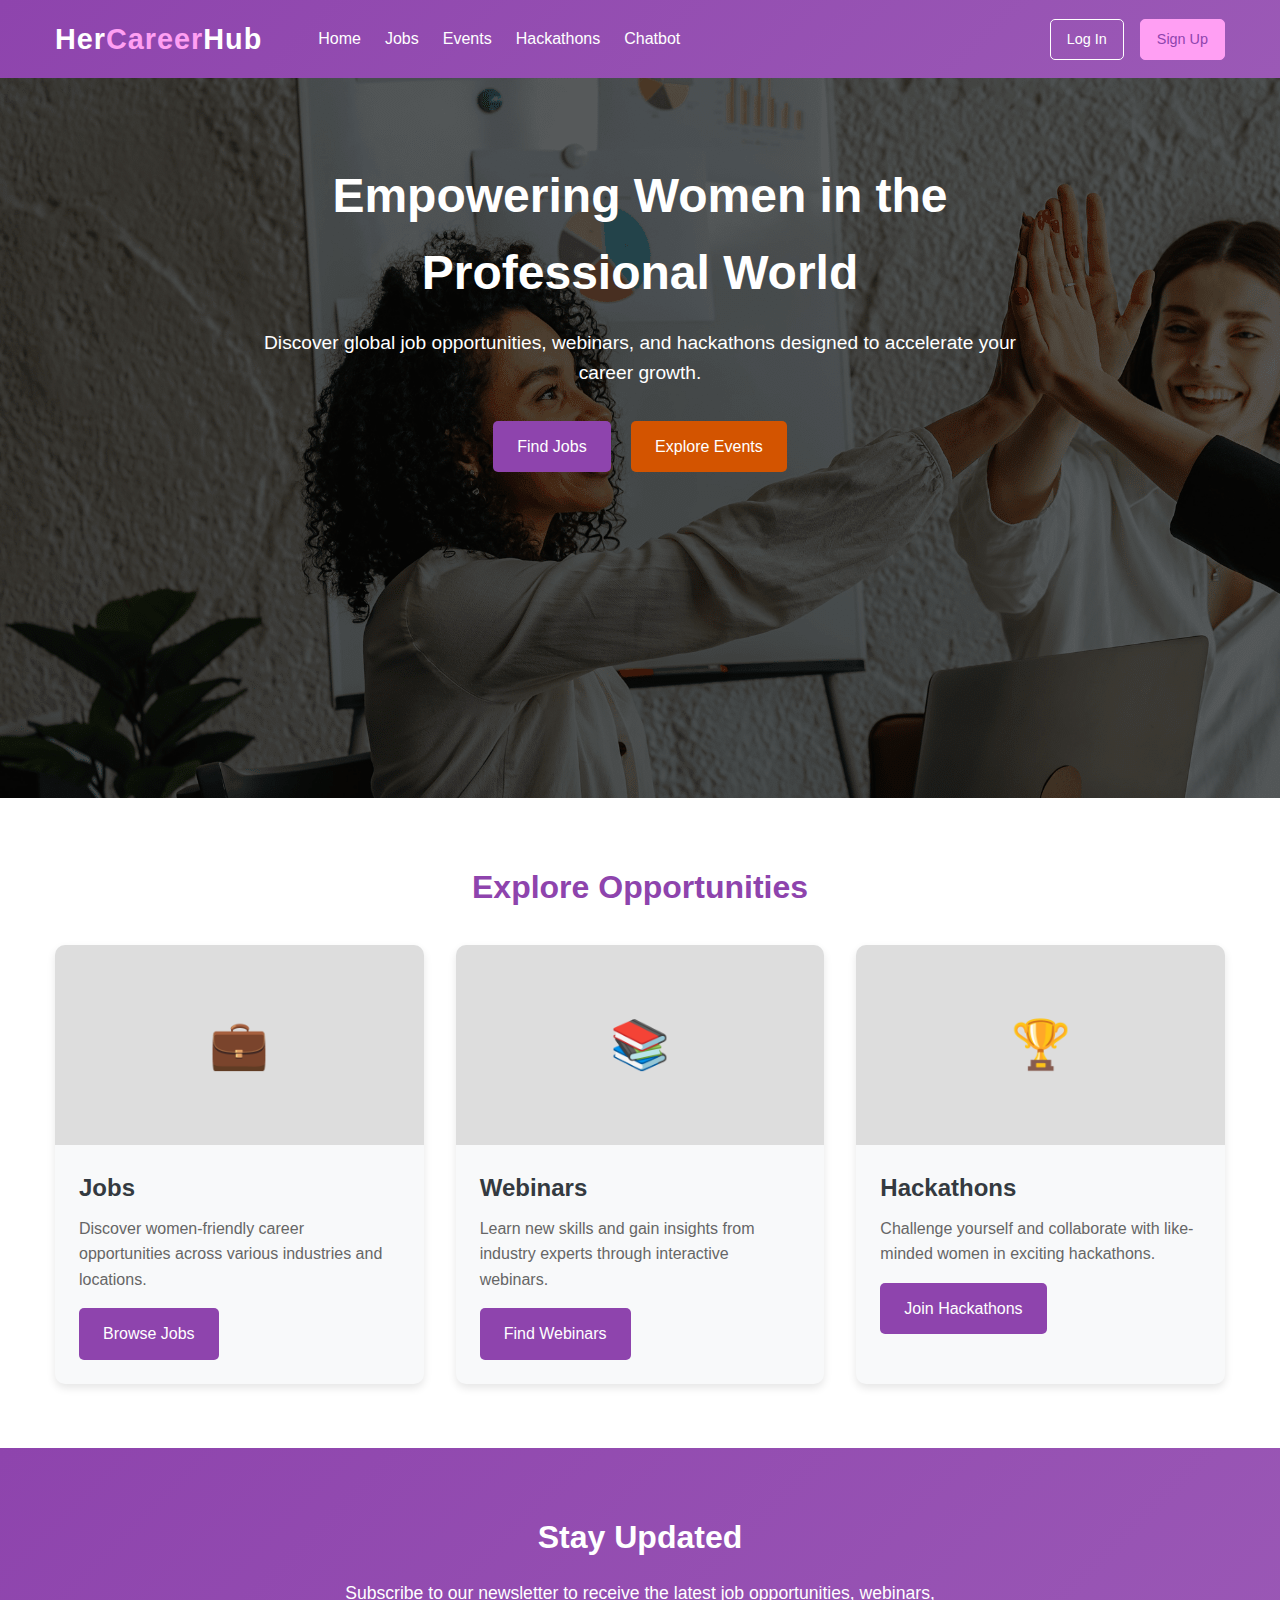
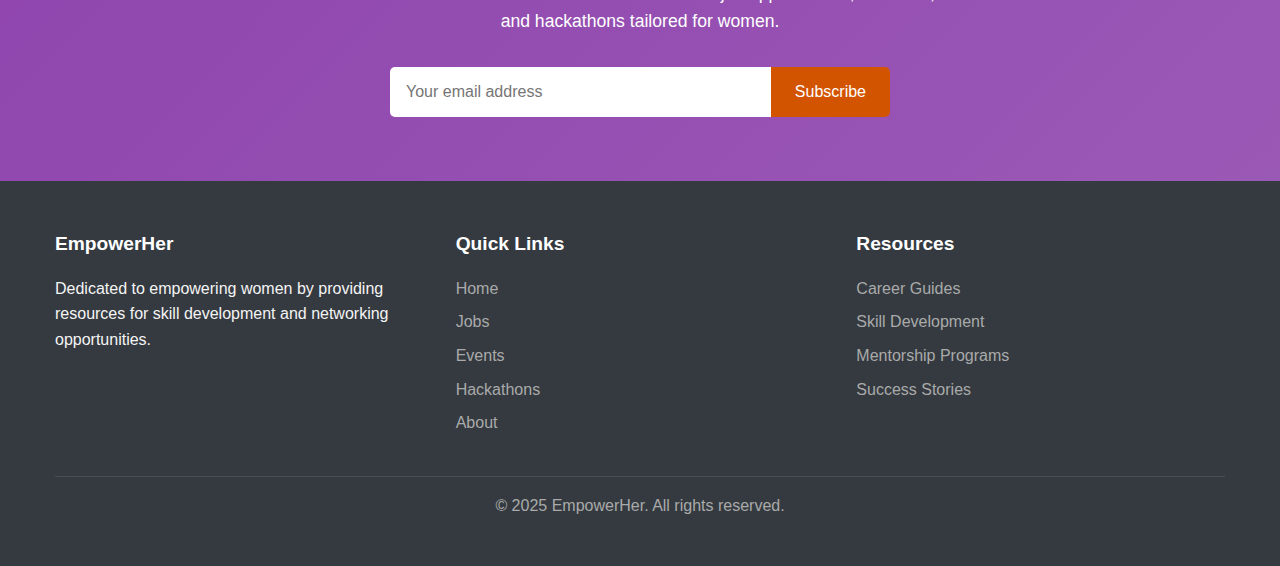
<file: index.html>
<!DOCTYPE html>
<html lang="en">

<head>
    <meta charset="UTF-8">
    <meta name="viewport" content="width=device-width, initial-scale=1.0">
    <link rel="stylesheet" href="style.css">
    <title>Women Who Build</title>
</head>

<body>
    <header>
        <div class="container">
            <nav class="navbar">
                <div class="logo">Her<span>Career</span>Hub</div>
                <div class="menu-toggle" id="menuToggle">
                    <span></span>
                    <span></span>
                    <span></span>
                </div>
                <div class="nav-container" id="navContainer">
                    <ul class="nav-links">
                        <li><a href="#home">Home</a></li>
                        <li><a href="jobs.html">Jobs</a></li>
                        <li><a href="event.html">Events</a></li>
                        <li><a href="hack.html">Hackathons</a></li>
                        <li><a href="chat.html">Chatbot</a></li>
                    </ul>
                    <div class="auth-buttons">
                        <a href="login.html" class=" auth-btn login-btn">Log In</a>
                        <a href="sign.html" class=" auth-btn signup-btn">Sign Up</a>
                    </div>
                </div>
            </nav>
        </div>
    </header>
    <!-- Hero Section -->
    <section class="hero" id="home">
        <div class="container">
            <div class="hero-content">
                <h1>Empowering Women in the Professional World</h1>
                <p>Discover global job opportunities, webinars, and hackathons designed to accelerate your career
                    growth.</p>
                <div class="hero-buttons">
                    <a href="jobs.html" class="btn">Find Jobs</a>
                    <a href="event.html" class="btn btn-secondary">Explore Events</a>
                </div>
            </div>
        </div>
    </section>

    <!-- Categories Section -->
    <section class="categories">
        <div class="container">
            <h2 class="section-title">Explore Opportunities</h2>
            <div class="categories-container">
                <div class="category-card">
                    <div class="category-img">💼</div>
                    <div class="category-content">
                        <h3>Jobs</h3>
                        <p>Discover women-friendly career opportunities across various industries and locations.</p>
                        <a href="jobs.html" class="btn">Browse Jobs</a>
                    </div>
                </div>
                <div class="category-card">
                    <div class="category-img">📚</div>
                    <div class="category-content">
                        <h3>Webinars</h3>
                        <p>Learn new skills and gain insights from industry experts through interactive webinars.</p>
                        <a href="event.html" class="btn">Find Webinars</a>
                    </div>
                </div>
                <div class="category-card">
                    <div class="category-img">🏆</div>
                    <div class="category-content">
                        <h3>Hackathons</h3>
                        <p>Challenge yourself and collaborate with like-minded women in exciting hackathons.</p>
                        <a href="hack.html" class="btn">Join Hackathons</a>
                    </div>
                </div>
            </div>
        </div>
    </section>

    <!-- Subscription Section -->
    <section class="subscription">
        <div class="container">
            <h2>Stay Updated</h2>
            <p>Subscribe to our newsletter to receive the latest job opportunities, webinars, and hackathons tailored
                for women.</p>
            <form class="subscription-form">
                <input type="email" placeholder="Your email address" required>
                <button type="submit">Subscribe</button>
            </form>
        </div>
    </section>

    <!-- Footer -->
    <footer>
        <div class="container">
            <div class="footer-container">
                <div class="footer-section">
                    <h3>EmpowerHer</h3>
                    <p>Dedicated to empowering women by providing resources for skill development and networking
                        opportunities.</p>
                </div>
                <div class="footer-section">
                    <h3>Quick Links</h3>
                    <ul class="footer-links">
                        <li><a href="#home">Home</a></li>
                        <li><a href="#jobs">Jobs</a></li>
                        <li><a href="#events">Events</a></li>
                        <li><a href="#hackathons">Hackathons</a></li>
                        <li><a href="#about">About</a></li>
                    </ul>
                </div>
                <div class="footer-section">
                    <h3>Resources</h3>
                    <ul class="footer-links">
                        <li><a href="#">Career Guides</a></li>
                        <li><a href="#">Skill Development</a></li>
                        <li><a href="#">Mentorship Programs</a></li>
                        <li><a href="#">Success Stories</a></li>
                    </ul>
                </div>
            </div>
            <div class="copyright">
                <p>&copy; 2025 EmpowerHer. All rights reserved.</p>
            </div>
        </div>
    </footer>
    <script src="script.js"></script>
</body>

</html>
</file>
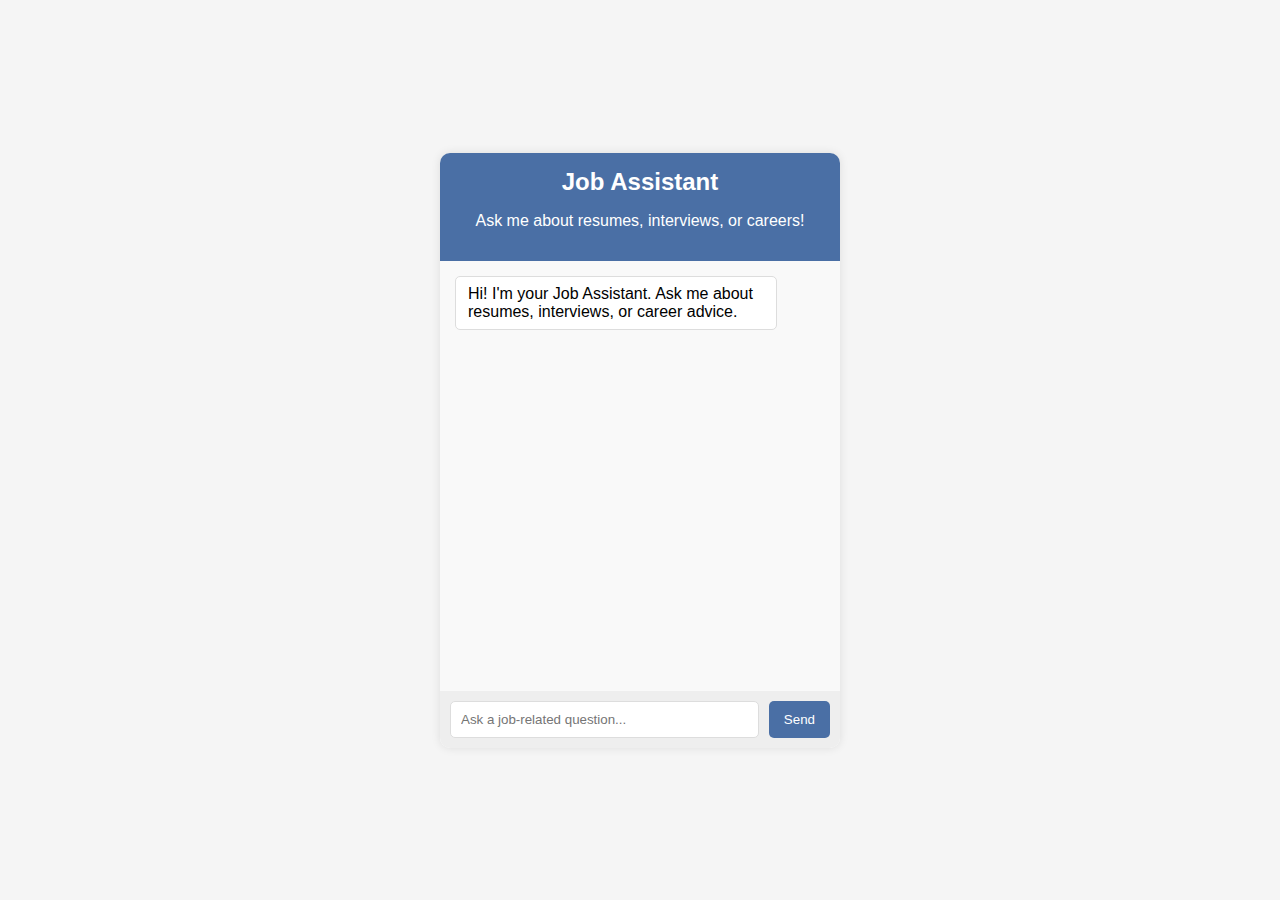
<file: chat.html>
<!DOCTYPE html>
<html lang="en">
<head>
  <meta charset="UTF-8">
  <meta name="viewport" content="width=device-width, initial-scale=1.0">
  <title>Job Assistant Chatbot</title>
  <link rel="stylesheet" href="chat.css">
</head>
<body>
  <div class="chat-container">
    <div class="chat-header">
      <h2>Job Assistant</h2>
      <p>Ask me about resumes, interviews, or careers!</p>
    </div>
    <div class="chat-messages" id="chat-messages"></div>
    <div class="chat-input">
      <input type="text" id="user-input" placeholder="Ask a job-related question...">
      <button id="send-btn">Send</button>
    </div>
  </div>
  <script src="chat.js"></script>
</body>
</html>
</file>
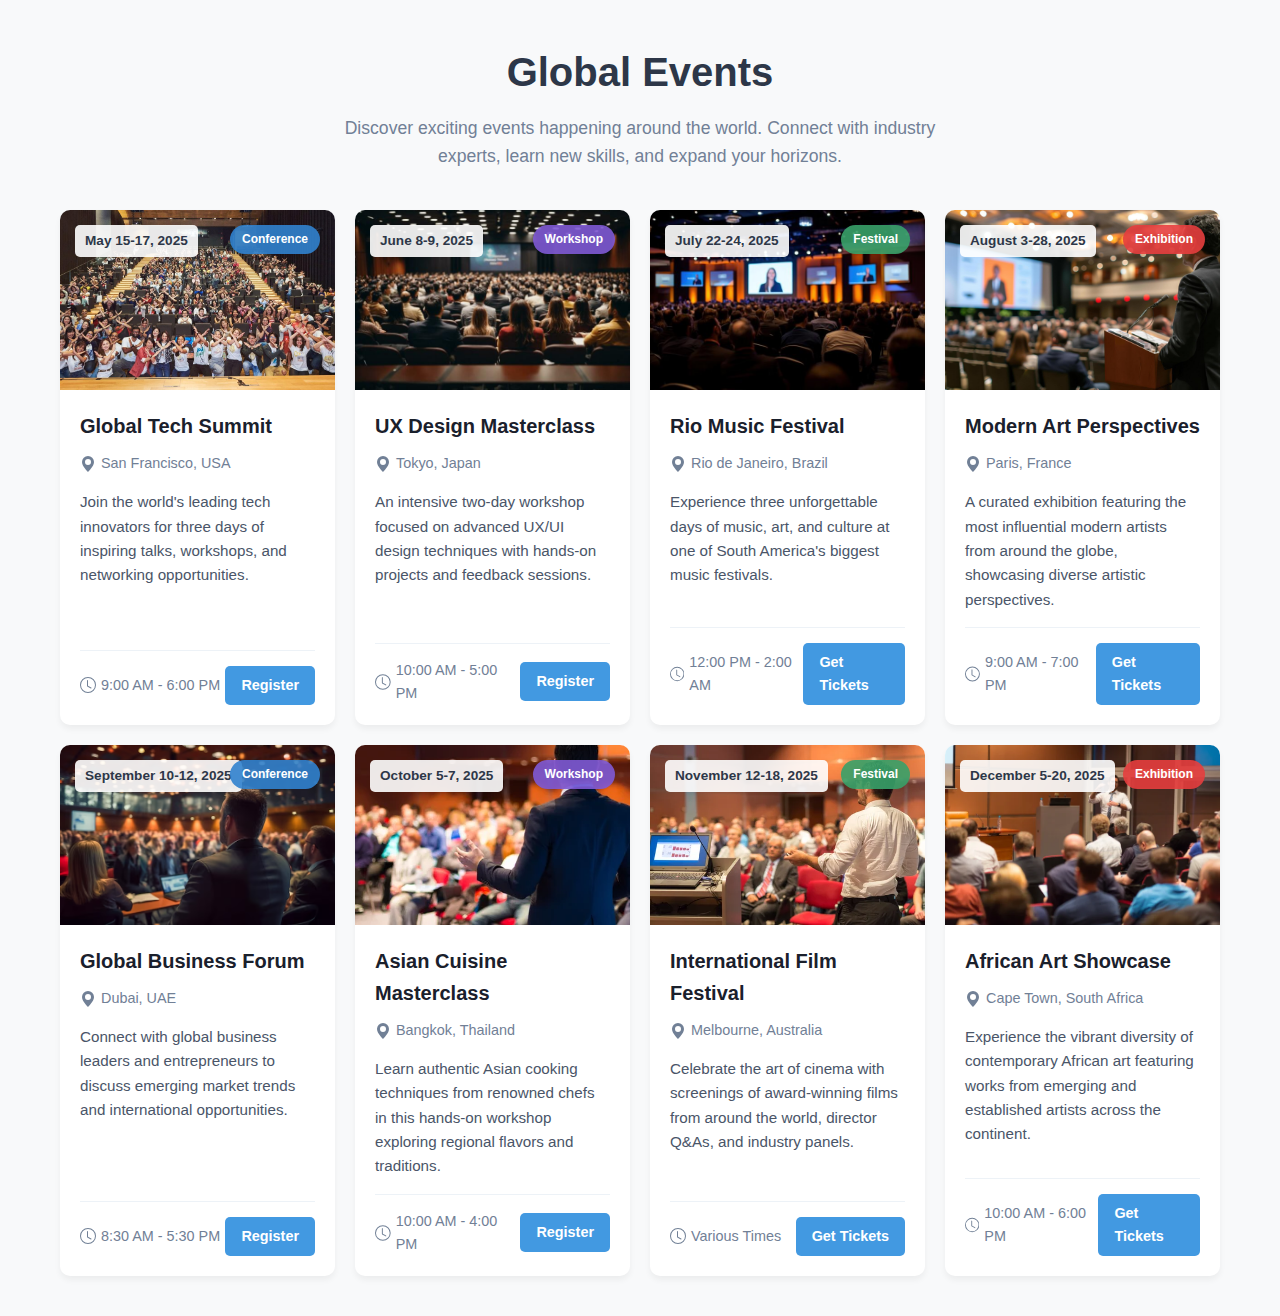
<file: event.html>
<!DOCTYPE html>
<html lang="en">
<head>
    <meta charset="UTF-8">
    <meta name="viewport" content="width=device-width, initial-scale=1.0">
    <link rel="stylesheet" href="event.css">
    <title>Events</title>
</head>
<body>
    <div class="container">
        <div class="section-title">
          <h2>Global Events</h2>
          <p>Discover exciting events happening around the world. Connect with industry experts, learn new skills, and expand your horizons.</p>
        </div>
        
        <div class="events-grid">
          <!-- Event Card 1 -->
          <div class="event-card">
            <div class="event-image">
              <img src="ev1.jpg" alt="Tech Conference in San Francisco">
              <div class="event-date">May 15-17, 2025</div>
              <span class="event-category category-conference">Conference</span>
            </div>
            <div class="event-content">
              <h3 class="event-title">Global Tech Summit</h3>
              <div class="event-location">
                <svg width="16" height="16" fill="currentColor" viewBox="0 0 16 16">
                  <path d="M8 16s6-5.686 6-10A6 6 0 0 0 2 6c0 4.314 6 10 6 10zm0-7a3 3 0 1 1 0-6 3 3 0 0 1 0 6z"/>
                </svg>
                San Francisco, USA
              </div>
              <p class="event-description">Join the world's leading tech innovators for three days of inspiring talks, workshops, and networking opportunities.</p>
              <div class="event-meta">
                <div class="event-time">
                  <svg width="16" height="16" fill="currentColor" viewBox="0 0 16 16">
                    <path d="M8 3.5a.5.5 0 0 0-1 0V9a.5.5 0 0 0 .252.434l3.5 2a.5.5 0 0 0 .496-.868L8 8.71V3.5z"/>
                    <path d="M8 16A8 8 0 1 0 8 0a8 8 0 0 0 0 16zm7-8A7 7 0 1 1 1 8a7 7 0 0 1 14 0z"/>
                  </svg>
                  9:00 AM - 6:00 PM
                </div>
                <a href="#" class="register-btn">Register</a>
              </div>
            </div>
          </div>
          
          <!-- Event Card 2 -->
          <div class="event-card">
            <div class="event-image">
              <img src="ev2.jpg" alt="Design Workshop in Tokyo">
              <div class="event-date">June 8-9, 2025</div>
              <span class="event-category category-workshop">Workshop</span>
            </div>
            <div class="event-content">
              <h3 class="event-title">UX Design Masterclass</h3>
              <div class="event-location">
                <svg width="16" height="16" fill="currentColor" viewBox="0 0 16 16">
                  <path d="M8 16s6-5.686 6-10A6 6 0 0 0 2 6c0 4.314 6 10 6 10zm0-7a3 3 0 1 1 0-6 3 3 0 0 1 0 6z"/>
                </svg>
                Tokyo, Japan
              </div>
              <p class="event-description">An intensive two-day workshop focused on advanced UX/UI design techniques with hands-on projects and feedback sessions.</p>
              <div class="event-meta">
                <div class="event-time">
                  <svg width="16" height="16" fill="currentColor" viewBox="0 0 16 16">
                    <path d="M8 3.5a.5.5 0 0 0-1 0V9a.5.5 0 0 0 .252.434l3.5 2a.5.5 0 0 0 .496-.868L8 8.71V3.5z"/>
                    <path d="M8 16A8 8 0 1 0 8 0a8 8 0 0 0 0 16zm7-8A7 7 0 1 1 1 8a7 7 0 0 1 14 0z"/>
                  </svg>
                  10:00 AM - 5:00 PM
                </div>
                <a href="#" class="register-btn">Register</a>
              </div>
            </div>
          </div>
          
          <!-- Event Card 3 -->
          <div class="event-card">
            <div class="event-image">
              <img src="ev3.jpg" alt="Music Festival in Rio de Janeiro">
              <div class="event-date">July 22-24, 2025</div>
              <span class="event-category category-festival">Festival</span>
            </div>
            <div class="event-content">
              <h3 class="event-title">Rio Music Festival</h3>
              <div class="event-location">
                <svg width="16" height="16" fill="currentColor" viewBox="0 0 16 16">
                  <path d="M8 16s6-5.686 6-10A6 6 0 0 0 2 6c0 4.314 6 10 6 10zm0-7a3 3 0 1 1 0-6 3 3 0 0 1 0 6z"/>
                </svg>
                Rio de Janeiro, Brazil
              </div>
              <p class="event-description">Experience three unforgettable days of music, art, and culture at one of South America's biggest music festivals.</p>
              <div class="event-meta">
                <div class="event-time">
                  <svg width="16" height="16" fill="currentColor" viewBox="0 0 16 16">
                    <path d="M8 3.5a.5.5 0 0 0-1 0V9a.5.5 0 0 0 .252.434l3.5 2a.5.5 0 0 0 .496-.868L8 8.71V3.5z"/>
                    <path d="M8 16A8 8 0 1 0 8 0a8 8 0 0 0 0 16zm7-8A7 7 0 1 1 1 8a7 7 0 0 1 14 0z"/>
                  </svg>
                  12:00 PM - 2:00 AM
                </div>
                <a href="#" class="register-btn">Get Tickets</a>
              </div>
            </div>
          </div>
          
          <!-- Event Card 4 -->
          <div class="event-card">
            <div class="event-image">
              <img src="ev4.jpeg" alt="Art Exhibition in Paris">
              <div class="event-date">August 3-28, 2025</div>
              <span class="event-category category-exhibition">Exhibition</span>
            </div>
            <div class="event-content">
              <h3 class="event-title">Modern Art Perspectives</h3>
              <div class="event-location">
                <svg width="16" height="16" fill="currentColor" viewBox="0 0 16 16">
                  <path d="M8 16s6-5.686 6-10A6 6 0 0 0 2 6c0 4.314 6 10 6 10zm0-7a3 3 0 1 1 0-6 3 3 0 0 1 0 6z"/>
                </svg>
                Paris, France
              </div>
              <p class="event-description">A curated exhibition featuring the most influential modern artists from around the globe, showcasing diverse artistic perspectives.</p>
              <div class="event-meta">
                <div class="event-time">
                  <svg width="16" height="16" fill="currentColor" viewBox="0 0 16 16">
                    <path d="M8 3.5a.5.5 0 0 0-1 0V9a.5.5 0 0 0 .252.434l3.5 2a.5.5 0 0 0 .496-.868L8 8.71V3.5z"/>
                    <path d="M8 16A8 8 0 1 0 8 0a8 8 0 0 0 0 16zm7-8A7 7 0 1 1 1 8a7 7 0 0 1 14 0z"/>
                  </svg>
                  9:00 AM - 7:00 PM
                </div>
                <a href="#" class="register-btn">Get Tickets</a>
              </div>
            </div>
          </div>
          
          <!-- Event Card 5 -->
          <div class="event-card">
            <div class="event-image">
              <img src="ev5.avif" alt="Business Conference in Dubai">
              <div class="event-date">September 10-12, 2025</div>
              <span class="event-category category-conference">Conference</span>
            </div>
            <div class="event-content">
              <h3 class="event-title">Global Business Forum</h3>
              <div class="event-location">
                <svg width="16" height="16" fill="currentColor" viewBox="0 0 16 16">
                  <path d="M8 16s6-5.686 6-10A6 6 0 0 0 2 6c0 4.314 6 10 6 10zm0-7a3 3 0 1 1 0-6 3 3 0 0 1 0 6z"/>
                </svg>
                Dubai, UAE
              </div>
              <p class="event-description">Connect with global business leaders and entrepreneurs to discuss emerging market trends and international opportunities.</p>
              <div class="event-meta">
                <div class="event-time">
                  <svg width="16" height="16" fill="currentColor" viewBox="0 0 16 16">
                    <path d="M8 3.5a.5.5 0 0 0-1 0V9a.5.5 0 0 0 .252.434l3.5 2a.5.5 0 0 0 .496-.868L8 8.71V3.5z"/>
                    <path d="M8 16A8 8 0 1 0 8 0a8 8 0 0 0 0 16zm7-8A7 7 0 1 1 1 8a7 7 0 0 1 14 0z"/>
                  </svg>
                  8:30 AM - 5:30 PM
                </div>
                <a href="#" class="register-btn">Register</a>
              </div>
            </div>
          </div>
          
          <!-- Event Card 6 -->
          <div class="event-card">
            <div class="event-image">
              <img src="ev6.jpg" alt="Culinary Workshop in Bangkok">
              <div class="event-date">October 5-7, 2025</div>
              <span class="event-category category-workshop">Workshop</span>
            </div>
            <div class="event-content">
              <h3 class="event-title">Asian Cuisine Masterclass</h3>
              <div class="event-location">
                <svg width="16" height="16" fill="currentColor" viewBox="0 0 16 16">
                  <path d="M8 16s6-5.686 6-10A6 6 0 0 0 2 6c0 4.314 6 10 6 10zm0-7a3 3 0 1 1 0-6 3 3 0 0 1 0 6z"/>
                </svg>
                Bangkok, Thailand
              </div>
              <p class="event-description">Learn authentic Asian cooking techniques from renowned chefs in this hands-on workshop exploring regional flavors and traditions.</p>
              <div class="event-meta">
                <div class="event-time">
                  <svg width="16" height="16" fill="currentColor" viewBox="0 0 16 16">
                    <path d="M8 3.5a.5.5 0 0 0-1 0V9a.5.5 0 0 0 .252.434l3.5 2a.5.5 0 0 0 .496-.868L8 8.71V3.5z"/>
                    <path d="M8 16A8 8 0 1 0 8 0a8 8 0 0 0 0 16zm7-8A7 7 0 1 1 1 8a7 7 0 0 1 14 0z"/>
                  </svg>
                  10:00 AM - 4:00 PM
                </div>
                <a href="#" class="register-btn">Register</a>
              </div>
            </div>
          </div>
          
          <!-- Event Card 7 -->
          <div class="event-card">
            <div class="event-image">
              <img src="ev7.jpg" alt="Film Festival in Melbourne">
              <div class="event-date">November 12-18, 2025</div>
              <span class="event-category category-festival">Festival</span>
            </div>
            <div class="event-content">
              <h3 class="event-title">International Film Festival</h3>
              <div class="event-location">
                <svg width="16" height="16" fill="currentColor" viewBox="0 0 16 16">
                  <path d="M8 16s6-5.686 6-10A6 6 0 0 0 2 6c0 4.314 6 10 6 10zm0-7a3 3 0 1 1 0-6 3 3 0 0 1 0 6z"/>
                </svg>
                Melbourne, Australia
              </div>
              <p class="event-description">Celebrate the art of cinema with screenings of award-winning films from around the world, director Q&As, and industry panels.</p>
              <div class="event-meta">
                <div class="event-time">
                  <svg width="16" height="16" fill="currentColor" viewBox="0 0 16 16">
                    <path d="M8 3.5a.5.5 0 0 0-1 0V9a.5.5 0 0 0 .252.434l3.5 2a.5.5 0 0 0 .496-.868L8 8.71V3.5z"/>
                    <path d="M8 16A8 8 0 1 0 8 0a8 8 0 0 0 0 16zm7-8A7 7 0 1 1 1 8a7 7 0 0 1 14 0z"/>
                  </svg>
                  Various Times
                </div>
                <a href="#" class="register-btn">Get Tickets</a>
              </div>
            </div>
          </div>
          
          <!-- Event Card 8 -->
          <div class="event-card">
            <div class="event-image">
              <img src="ev8.jpg" alt="Art Exhibition in Cape Town">
              <div class="event-date">December 5-20, 2025</div>
              <span class="event-category category-exhibition">Exhibition</span>
            </div>
            <div class="event-content">
              <h3 class="event-title">African Art Showcase</h3>
              <div class="event-location">
                <svg width="16" height="16" fill="currentColor" viewBox="0 0 16 16">
                  <path d="M8 16s6-5.686 6-10A6 6 0 0 0 2 6c0 4.314 6 10 6 10zm0-7a3 3 0 1 1 0-6 3 3 0 0 1 0 6z"/>
                </svg>
                Cape Town, South Africa
              </div>
              <p class="event-description">Experience the vibrant diversity of contemporary African art featuring works from emerging and established artists across the continent.</p>
              <div class="event-meta">
                <div class="event-time">
                  <svg width="16" height="16" fill="currentColor" viewBox="0 0 16 16">
                    <path d="M8 3.5a.5.5 0 0 0-1 0V9a.5.5 0 0 0 .252.434l3.5 2a.5.5 0 0 0 .496-.868L8 8.71V3.5z"/>
                    <path d="M8 16A8 8 0 1 0 8 0a8 8 0 0 0 0 16zm7-8A7 7 0 1 1 1 8a7 7 0 0 1 14 0z"/>
                  </svg>
                  10:00 AM - 6:00 PM
                </div>
                <a href="#" class="register-btn">Get Tickets</a>
              </div>
            </div>
          </div>
        </div>
      </div>
</body>
</html>
</file>
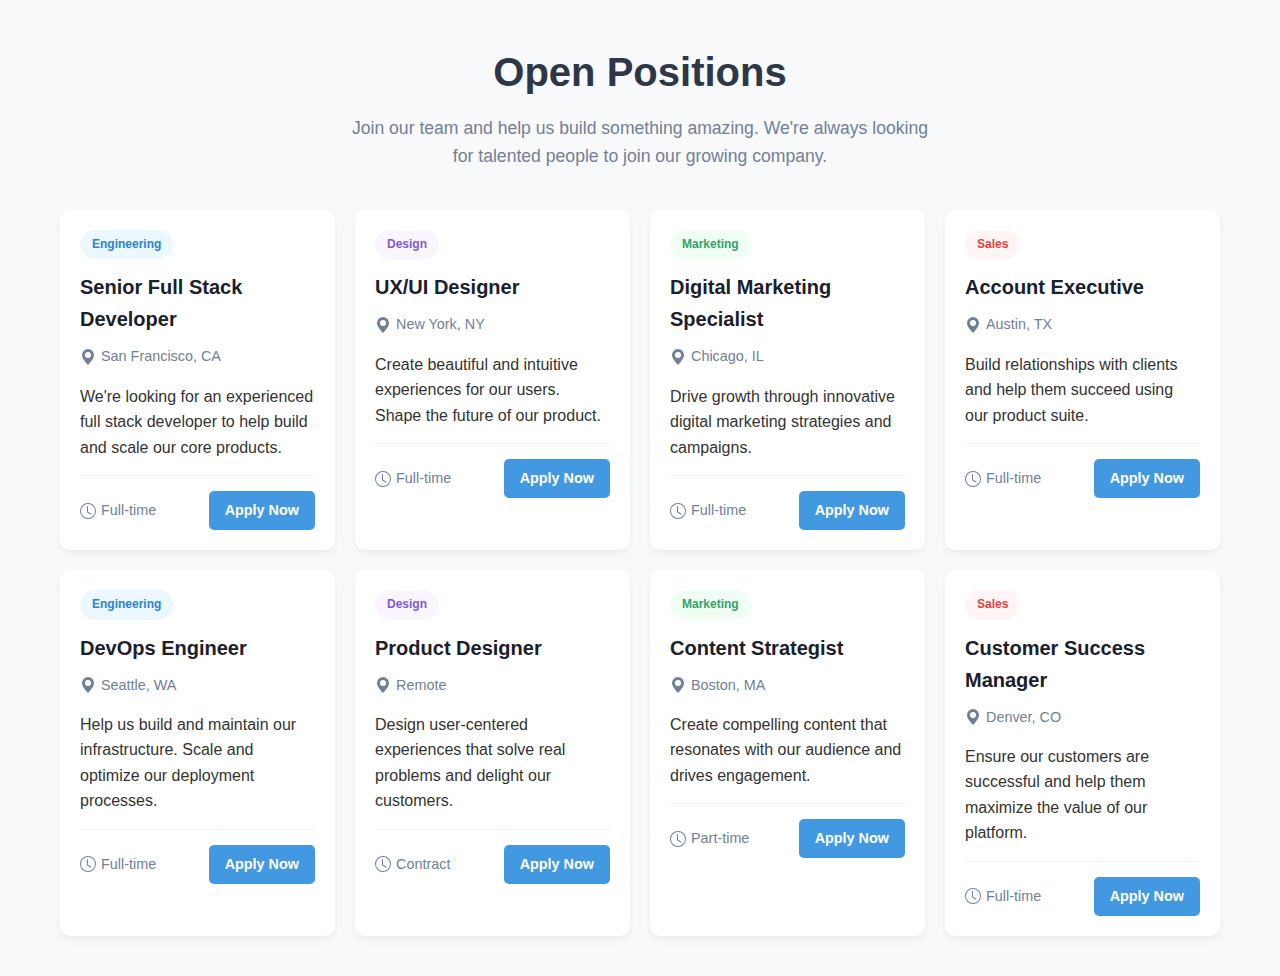
<file: jobs.html>
<!DOCTYPE html>
<html lang="en">
<head>
  <meta charset="UTF-8">
  <meta name="viewport" content="width=device-width, initial-scale=1.0">
  <link rel="stylesheet" href="jobs.css">
  <title>Jobs</title>
</head>
<body>
  <div class="container">
    <div class="section-title">
      <h2>Open Positions</h2>
      <p>Join our team and help us build something amazing. We're always looking for talented people to join our growing company.</p>
    </div>
    
    <div class="jobs-grid">
      <!-- Job Card 1 -->
      <div class="job-card">
        <div class="job-card-content">
          <span class="job-category category-engineering">Engineering</span>
          <h3 class="job-title">Senior Full Stack Developer</h3>
          <div class="job-location">
            <svg width="16" height="16" fill="currentColor" viewBox="0 0 16 16">
              <path d="M8 16s6-5.686 6-10A6 6 0 0 0 2 6c0 4.314 6 10 6 10zm0-7a3 3 0 1 1 0-6 3 3 0 0 1 0 6z"/>
            </svg>
            San Francisco, CA
          </div>
          <p>We're looking for an experienced full stack developer to help build and scale our core products.</p>
          <div class="job-meta">
            <div class="job-type">
              <svg width="16" height="16" fill="currentColor" viewBox="0 0 16 16">
                <path d="M8 3.5a.5.5 0 0 0-1 0V9a.5.5 0 0 0 .252.434l3.5 2a.5.5 0 0 0 .496-.868L8 8.71V3.5z"/>
                <path d="M8 16A8 8 0 1 0 8 0a8 8 0 0 0 0 16zm7-8A7 7 0 1 1 1 8a7 7 0 0 1 14 0z"/>
              </svg>
              Full-time
            </div>
            <a href="#" class="apply-btn">Apply Now</a>
          </div>
        </div>
      </div>
      
      <!-- Job Card 2 -->
      <div class="job-card">
        <div class="job-card-content">
          <span class="job-category category-design">Design</span>
          <h3 class="job-title">UX/UI Designer</h3>
          <div class="job-location">
            <svg width="16" height="16" fill="currentColor" viewBox="0 0 16 16">
              <path d="M8 16s6-5.686 6-10A6 6 0 0 0 2 6c0 4.314 6 10 6 10zm0-7a3 3 0 1 1 0-6 3 3 0 0 1 0 6z"/>
            </svg>
            New York, NY
          </div>
          <p>Create beautiful and intuitive experiences for our users. Shape the future of our product.</p>
          <div class="job-meta">
            <div class="job-type">
              <svg width="16" height="16" fill="currentColor" viewBox="0 0 16 16">
                <path d="M8 3.5a.5.5 0 0 0-1 0V9a.5.5 0 0 0 .252.434l3.5 2a.5.5 0 0 0 .496-.868L8 8.71V3.5z"/>
                <path d="M8 16A8 8 0 1 0 8 0a8 8 0 0 0 0 16zm7-8A7 7 0 1 1 1 8a7 7 0 0 1 14 0z"/>
              </svg>
              Full-time
            </div>
            <a href="#" class="apply-btn">Apply Now</a>
          </div>
        </div>
      </div>
      
      <!-- Job Card 3 -->
      <div class="job-card">
        <div class="job-card-content">
          <span class="job-category category-marketing">Marketing</span>
          <h3 class="job-title">Digital Marketing Specialist</h3>
          <div class="job-location">
            <svg width="16" height="16" fill="currentColor" viewBox="0 0 16 16">
              <path d="M8 16s6-5.686 6-10A6 6 0 0 0 2 6c0 4.314 6 10 6 10zm0-7a3 3 0 1 1 0-6 3 3 0 0 1 0 6z"/>
            </svg>
            Chicago, IL
          </div>
          <p>Drive growth through innovative digital marketing strategies and campaigns.</p>
          <div class="job-meta">
            <div class="job-type">
              <svg width="16" height="16" fill="currentColor" viewBox="0 0 16 16">
                <path d="M8 3.5a.5.5 0 0 0-1 0V9a.5.5 0 0 0 .252.434l3.5 2a.5.5 0 0 0 .496-.868L8 8.71V3.5z"/>
                <path d="M8 16A8 8 0 1 0 8 0a8 8 0 0 0 0 16zm7-8A7 7 0 1 1 1 8a7 7 0 0 1 14 0z"/>
              </svg>
              Full-time
            </div>
            <a href="#" class="apply-btn">Apply Now</a>
          </div>
        </div>
      </div>
      
      <!-- Job Card 4 -->
      <div class="job-card">
        <div class="job-card-content">
          <span class="job-category category-sales">Sales</span>
          <h3 class="job-title">Account Executive</h3>
          <div class="job-location">
            <svg width="16" height="16" fill="currentColor" viewBox="0 0 16 16">
              <path d="M8 16s6-5.686 6-10A6 6 0 0 0 2 6c0 4.314 6 10 6 10zm0-7a3 3 0 1 1 0-6 3 3 0 0 1 0 6z"/>
            </svg>
            Austin, TX
          </div>
          <p>Build relationships with clients and help them succeed using our product suite.</p>
          <div class="job-meta">
            <div class="job-type">
              <svg width="16" height="16" fill="currentColor" viewBox="0 0 16 16">
                <path d="M8 3.5a.5.5 0 0 0-1 0V9a.5.5 0 0 0 .252.434l3.5 2a.5.5 0 0 0 .496-.868L8 8.71V3.5z"/>
                <path d="M8 16A8 8 0 1 0 8 0a8 8 0 0 0 0 16zm7-8A7 7 0 1 1 1 8a7 7 0 0 1 14 0z"/>
              </svg>
              Full-time
            </div>
            <a href="#" class="apply-btn">Apply Now</a>
          </div>
        </div>
      </div>
      
      <!-- Job Card 5 -->
      <div class="job-card">
        <div class="job-card-content">
          <span class="job-category category-engineering">Engineering</span>
          <h3 class="job-title">DevOps Engineer</h3>
          <div class="job-location">
            <svg width="16" height="16" fill="currentColor" viewBox="0 0 16 16">
              <path d="M8 16s6-5.686 6-10A6 6 0 0 0 2 6c0 4.314 6 10 6 10zm0-7a3 3 0 1 1 0-6 3 3 0 0 1 0 6z"/>
            </svg>
            Seattle, WA
          </div>
          <p>Help us build and maintain our infrastructure. Scale and optimize our deployment processes.</p>
          <div class="job-meta">
            <div class="job-type">
              <svg width="16" height="16" fill="currentColor" viewBox="0 0 16 16">
                <path d="M8 3.5a.5.5 0 0 0-1 0V9a.5.5 0 0 0 .252.434l3.5 2a.5.5 0 0 0 .496-.868L8 8.71V3.5z"/>
                <path d="M8 16A8 8 0 1 0 8 0a8 8 0 0 0 0 16zm7-8A7 7 0 1 1 1 8a7 7 0 0 1 14 0z"/>
              </svg>
              Full-time
            </div>
            <a href="#" class="apply-btn">Apply Now</a>
          </div>
        </div>
      </div>
      
      <!-- Job Card 6 -->
      <div class="job-card">
        <div class="job-card-content">
          <span class="job-category category-design">Design</span>
          <h3 class="job-title">Product Designer</h3>
          <div class="job-location">
            <svg width="16" height="16" fill="currentColor" viewBox="0 0 16 16">
              <path d="M8 16s6-5.686 6-10A6 6 0 0 0 2 6c0 4.314 6 10 6 10zm0-7a3 3 0 1 1 0-6 3 3 0 0 1 0 6z"/>
            </svg>
            Remote
          </div>
          <p>Design user-centered experiences that solve real problems and delight our customers.</p>
          <div class="job-meta">
            <div class="job-type">
              <svg width="16" height="16" fill="currentColor" viewBox="0 0 16 16">
                <path d="M8 3.5a.5.5 0 0 0-1 0V9a.5.5 0 0 0 .252.434l3.5 2a.5.5 0 0 0 .496-.868L8 8.71V3.5z"/>
                <path d="M8 16A8 8 0 1 0 8 0a8 8 0 0 0 0 16zm7-8A7 7 0 1 1 1 8a7 7 0 0 1 14 0z"/>
              </svg>
              Contract
            </div>
            <a href="#" class="apply-btn">Apply Now</a>
          </div>
        </div>
      </div>
      
      <!-- Job Card 7 -->
      <div class="job-card">
        <div class="job-card-content">
          <span class="job-category category-marketing">Marketing</span>
          <h3 class="job-title">Content Strategist</h3>
          <div class="job-location">
            <svg width="16" height="16" fill="currentColor" viewBox="0 0 16 16">
              <path d="M8 16s6-5.686 6-10A6 6 0 0 0 2 6c0 4.314 6 10 6 10zm0-7a3 3 0 1 1 0-6 3 3 0 0 1 0 6z"/>
            </svg>
            Boston, MA
          </div>
          <p>Create compelling content that resonates with our audience and drives engagement.</p>
          <div class="job-meta">
            <div class="job-type">
              <svg width="16" height="16" fill="currentColor" viewBox="0 0 16 16">
                <path d="M8 3.5a.5.5 0 0 0-1 0V9a.5.5 0 0 0 .252.434l3.5 2a.5.5 0 0 0 .496-.868L8 8.71V3.5z"/>
                <path d="M8 16A8 8 0 1 0 8 0a8 8 0 0 0 0 16zm7-8A7 7 0 1 1 1 8a7 7 0 0 1 14 0z"/>
              </svg>
              Part-time
            </div>
            <a href="#" class="apply-btn">Apply Now</a>
          </div>
        </div>
      </div>
      
      <!-- Job Card 8 -->
      <div class="job-card">
        <div class="job-card-content">
          <span class="job-category category-sales">Sales</span>
          <h3 class="job-title">Customer Success Manager</h3>
          <div class="job-location">
            <svg width="16" height="16" fill="currentColor" viewBox="0 0 16 16">
              <path d="M8 16s6-5.686 6-10A6 6 0 0 0 2 6c0 4.314 6 10 6 10zm0-7a3 3 0 1 1 0-6 3 3 0 0 1 0 6z"/>
            </svg>
            Denver, CO
          </div>
          <p>Ensure our customers are successful and help them maximize the value of our platform.</p>
          <div class="job-meta">
            <div class="job-type">
              <svg width="16" height="16" fill="currentColor" viewBox="0 0 16 16">
                <path d="M8 3.5a.5.5 0 0 0-1 0V9a.5.5 0 0 0 .252.434l3.5 2a.5.5 0 0 0 .496-.868L8 8.71V3.5z"/>
                <path d="M8 16A8 8 0 1 0 8 0a8 8 0 0 0 0 16zm7-8A7 7 0 1 1 1 8a7 7 0 0 1 14 0z"/>
              </svg>
              Full-time
            </div>
            <a href="#" class="apply-btn">Apply Now</a>
          </div>
        </div>
      </div>
    </div>
  </div>
</body>
</html>
</file>
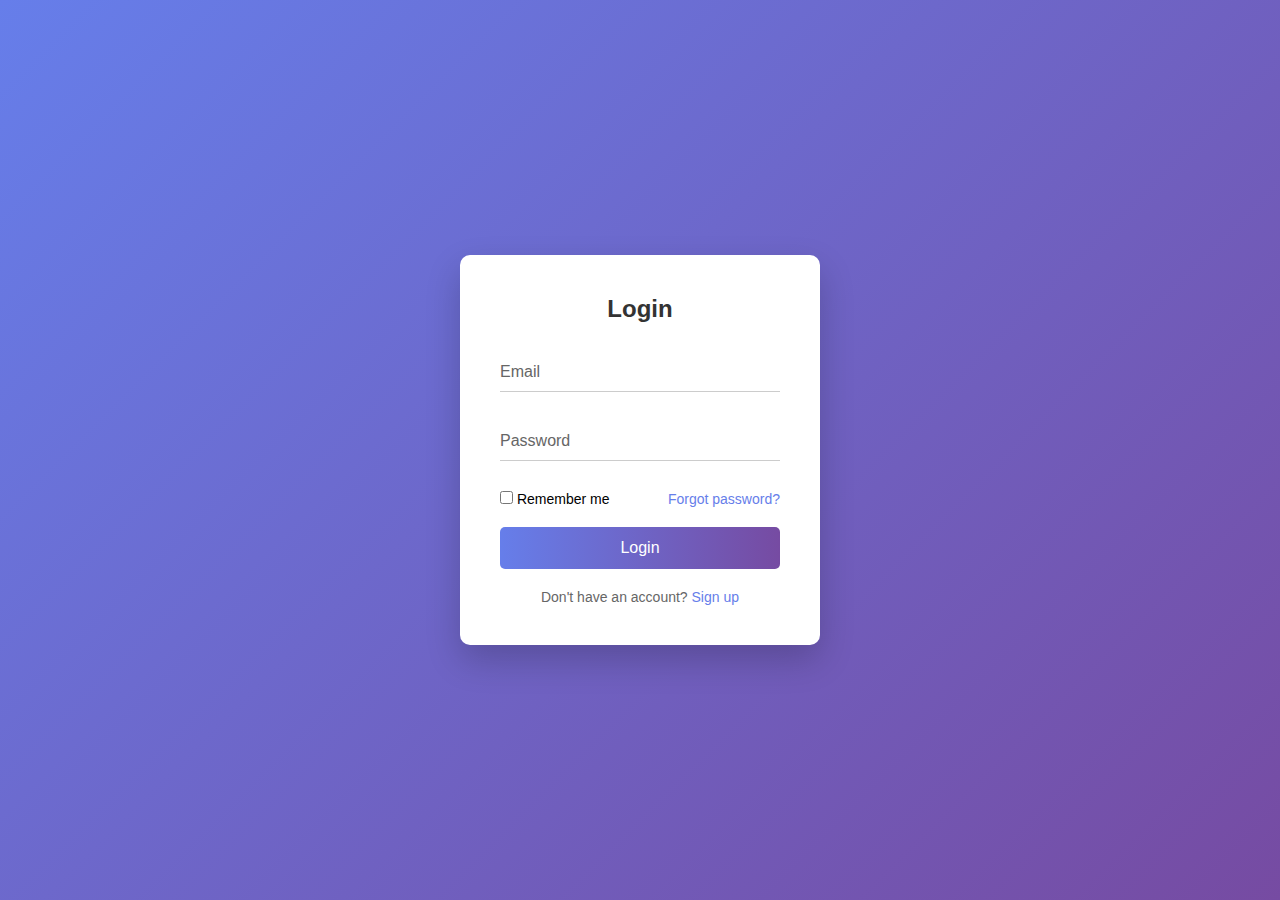
<file: login.html>
<!DOCTYPE html>
<html lang="en">
<head>
    <meta charset="UTF-8">
    <meta name="viewport" content="width=device-width, initial-scale=1.0">
    <title>Login Page</title>
    <link rel="stylesheet" href="login.css">
</head>
<body>
    <div class="login-container">
        <div class="login-box">
            <h2>Login</h2>
            <form action="/login" method="POST">
                <div class="input-group">
                    <input type="email" id="email" name="email" required>
                    <label for="email">Email</label>
                </div>
                <div class="input-group">
                    <input type="password" id="password" name="password" required>
                    <label for="password">Password</label>
                </div>
                <div class="options">
                    <label>
                        <input type="checkbox" name="remember"> Remember me
                    </label>
                    <a href="#">Forgot password?</a>
                </div>
                <button type="submit" class="login-btn">Login</button>
                <p class="signup-link">Don't have an account? <a href="sign.html">Sign up</a></p>
            </form>
        </div>
    </div>
</body>
</html>
</file>
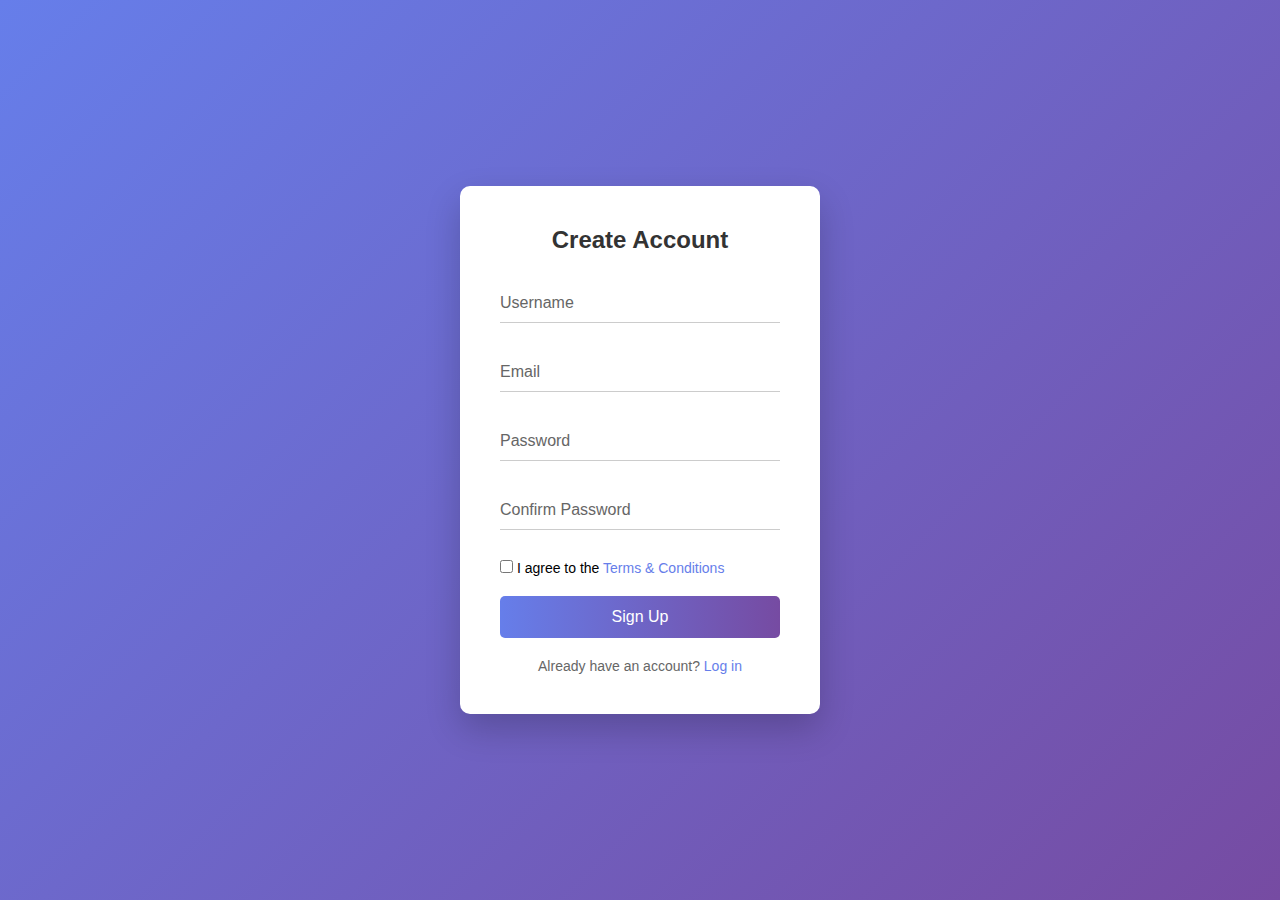
<file: sign.html>
<!DOCTYPE html>
<html lang="en">
<head>
    <meta charset="UTF-8">
    <meta name="viewport" content="width=device-width, initial-scale=1.0">
    <title>Sign Up</title>
    <link rel="stylesheet" href="sign.css">
</head>
<body>
    <div class="signup-container">
        <div class="signup-box">
            <h2>Create Account</h2>
            <form action="/signup" method="POST">
                <div class="input-group">
                    <input type="text" id="username" name="username" required>
                    <label for="username">Username</label>
                </div>
                <div class="input-group">
                    <input type="email" id="email" name="email" required>
                    <label for="email">Email</label>
                </div>
                <div class="input-group">
                    <input type="password" id="password" name="password" required>
                    <label for="password">Password</label>
                </div>
                <div class="input-group">
                    <input type="password" id="confirm-password" name="confirm_password" required>
                    <label for="confirm-password">Confirm Password</label>
                </div>
                <div class="terms">
                    <label>
                        <input type="checkbox" name="terms" required>
                        I agree to the <a href="#">Terms & Conditions</a>
                    </label>
                </div>
                <button type="submit" class="signup-btn">Sign Up</button>
                <p class="login-link">Already have an account? <a href="login.html">Log in</a></p>
            </form>
        </div>
    </div>
</body>
</html>
</file>
<file: style.css>
:root {
    --primary-color: #8e44ad;
    --secondary-color: #d35400;
    --light-color: #f8f9fa;
    --dark-color: #343a40;
    --success-color: #2ecc71;
}

* {
    margin: 0;
    padding: 0;
    box-sizing: border-box;
    font-family: 'Segoe UI', Tahoma, Geneva, Verdana, sans-serif;
}

body {
    background-color: #f4f4f4;
    color: #333;
    line-height: 1.6;
}

.container {
    width: 100%;
    max-width: 1200px;
    margin: 0 auto;
    padding: 0 15px;
}

/* Header Styles */
header {
    background: linear-gradient(135deg, var(--primary-color), #9b59b6);
    color: white;
    padding: 1rem 0;
    box-shadow: 0 2px 5px rgba(0, 0, 0, 0.1);
}

.navbar {
    display: flex;
    justify-content: space-between;
    align-items: center;
}

.logo {
    font-size: 1.8rem;
    font-weight: bold;
    letter-spacing: 1px;
}

.logo span {
    color: #ff9ff3;
}

.nav-container {
    display: flex;
    align-items: center;
    justify-content: space-between;
    flex: 1;
    margin-left: 2rem;
}

.nav-links {
    display: flex;
    list-style: none;
}

.nav-links li {
    margin-left: 1.5rem;
}

.nav-links a {
    color: white;
    text-decoration: none;
    font-weight: 500;
    transition: color 0.3s;
}

.nav-links a:hover {
    color: #ff9ff3;
}

.auth-buttons {
    display: flex;
    gap: 1rem;
}

.auth-btn {
    padding: 0.5rem 1rem;
    border-radius: 5px;
    font-size: 0.9rem;
    font-weight: 500;
    text-decoration: none;
    transition: all 0.3s;
}

.login-btn {
    background: transparent;
    color: white;
    border: 1px solid white;
}

.login-btn:hover {
    background: rgba(255, 255, 255, 0.1);
}

.signup-btn {
    background: #ff9ff3;
    color: var(--primary-color);
    border: 1px solid #ff9ff3;
}

.signup-btn:hover {
    background: white;
    color: var(--primary-color);
    border-color: white;
}

.menu-toggle {
    display: none;
    flex-direction: column;
    justify-content: space-between;
    width: 30px;
    height: 21px;
}

.menu-toggle span {
    height: 3px;
    width: 100%;
    background-color: white;
    border-radius: 10px;
}

/* Hero Section */
.hero {
    background-image: url('bg2.png');
    color: white;
    text-align: center;
    padding: 5rem 0;
    position: relative;
    z-index: 1;
    height: 80vh;
}

.hero::after {
    content: '';
    position: absolute;
    top: 0;
    left: 0;
    width: 100%;
    height: 100%;
    background: rgba(0, 0, 0, 0.6);
    z-index: -1;
}

.hero-content {
    max-width: 800px;
    margin: 0 auto;
    position: relative;
    z-index: 2;
}

.hero h1 {
    font-size: 3rem;
    margin-bottom: 1rem;
}

.hero p {
    font-size: 1.2rem;
    margin-bottom: 2rem;
}

.btn {
    display: inline-block;
    background: var(--primary-color);
    color: white;
    padding: 0.8rem 1.5rem;
    border: none;
    border-radius: 5px;
    font-size: 1rem;
    cursor: pointer;
    text-decoration: none;
    transition: background 0.3s;
}

.btn:hover {
    background: #9b59b6;
}

.btn-secondary {
    background: var(--secondary-color);
    margin-left: 1rem;
}

.btn-secondary:hover {
    background: #e67e22;
}

/* Categories Section */
.categories {
    padding: 4rem 0;
    background-color: white;
    align-items: center;
}

.section-title {
    text-align: center;
    margin-bottom: 2rem;
    color: var(--primary-color);
    font-size: 2rem;
    
}

.categories-container {
    display: grid;
    grid-template-columns: repeat(auto-fit, minmax(300px, 1fr));
    gap: 2rem;
    
}

.category-card {
    background: var(--light-color);
    border-radius: 10px;
    overflow: hidden;
    box-shadow: 0 4px 8px rgba(0, 0, 0, 0.1);
    transition: transform 0.3s;
}

.category-card:hover {
    transform: translateY(-5px);
}

.category-img {
    height: 200px;
    background-color: #ddd;
    display: flex;
    align-items: center;
    justify-content: center;
    font-size: 3rem;
    color: var(--primary-color);
}

.category-content {
    padding: 1.5rem;
}

.category-content h3 {
    font-size: 1.5rem;
    margin-bottom: 0.5rem;
    color: var(--dark-color);
}

.category-content p {
    color: #666;
    margin-bottom: 1rem;
}
   /* Jobs Section */
.jobs {
    background-color: #f9f9f9;
    padding: 4rem 0;
}

.jobs-container {
    display: grid;
    grid-template-columns: 1fr;
    gap: 1rem;
}

.job-filters {
    display: flex;
    flex-wrap: wrap;
    gap: 1rem;
    margin-bottom: 2rem;
}

.filter-btn {
    background: white;
    border: 1px solid #ddd;
    padding: 0.5rem 1rem;
    border-radius: 20px;
    cursor: pointer;
    transition: all 0.3s;
}

.filter-btn:hover, .filter-btn.active {
    background: var(--primary-color);
    color: white;
    border-color: var(--primary-color);
}

.job-card {
    background: white;
    border-radius: 8px;
    padding: 1.5rem;
    box-shadow: 0 2px 4px rgba(0, 0, 0, 0.05);
    display: flex;
    flex-direction: column;
    gap: 1rem;
    transition: transform 0.3s;
}

.job-card:hover {
    transform: translateY(-5px);
    box-shadow: 0 5px 15px rgba(0, 0, 0, 0.1);
}

.job-header {
    display: flex;
    justify-content: space-between;
    align-items: flex-start;
}

.job-company {
    display: flex;
    align-items: center;
    gap: 1rem;
}

.company-logo {
    width: 50px;
    height: 50px;
    background-color: #f0f0f0;
    border-radius: 8px;
    display: flex;
    align-items: center;
    justify-content: center;
    font-weight: bold;
    color: var(--primary-color);
}

.job-title {
    font-size: 1.2rem;
    color: var(--dark-color);
    margin: 0;
}

.job-company-name {
    color: #555;
    font-size: 0.9rem;
}

.job-save {
    color: #aaa;
    cursor: pointer;
    font-size: 1.2rem;
}

.job-save:hover {
    color: var(--primary-color);
}

.job-details {
    display: flex;
    flex-wrap: wrap;
    gap: 1rem;
}

.job-detail {
    display: flex;
    align-items: center;
    gap: 0.5rem;
    font-size: 0.9rem;
    color: #666;
}

.job-tags {
    display: flex;
    flex-wrap: wrap;
    gap: 0.5rem;
}

.job-tag {
    background: #f0f0f0;
    color: #666;
    padding: 0.3rem 0.6rem;
    border-radius: 4px;
    font-size: 0.8rem;
}

.job-description {
    color: #555;
    font-size: 0.95rem;
    line-height: 1.5;
}

.job-footer {
    display: flex;
    justify-content: space-between;
    align-items: center;
    margin-top: auto;
}

.job-posted {
    font-size: 0.85rem;
    color: #888;
}

/* Events Section */
.events {
    padding: 4rem 0;
    background-color: white;
}

.events-container {
    display: grid;
    grid-template-columns: repeat(auto-fill, minmax(300px, 1fr));
    gap: 2rem;
}

.event-card {
    background: #fff;
    border-radius: 10px;
    overflow: hidden;
    box-shadow: 0 4px 10px rgba(0, 0, 0, 0.1);
    transition: transform 0.3s;
}

.event-card:hover {
    transform: translateY(-5px);
}

.event-img {
    height: 180px;
    background-color: #eee;
    display: flex;
    align-items: center;
    justify-content: center;
    color: #999;
    font-size: 1.5rem;
}

.event-content {
    padding: 1.5rem;
}

.event-date {
    display: inline-block;
    background: var(--primary-color);
    color: white;
    padding: 0.3rem 0.6rem;
    border-radius: 4px;
    font-size: 0.8rem;
    margin-bottom: 1rem;
}

.event-title {
    font-size: 1.2rem;
    margin-bottom: 0.5rem;
    color: var(--dark-color);
}

.event-description {
    color: #666;
    font-size: 0.95rem;
    margin-bottom: 1rem;
}

.event-footer {
    display: flex;
    justify-content: space-between;
    align-items: center;
}

.event-type {
    font-size: 0.9rem;
    color: #888;
}
  
 
  
  .stat-item {
    display: flex;
    align-items: center;
    color: #718096;
    font-size: 0.9rem;
  }
  
  .stat-item svg {
    margin-right: 5px;
  }
  
  .register-btn {
    display: inline-block;
    background-color: #4299e1;
    color: white;
    border: none;
    padding: 10px 20px;
    border-radius: 6px;
    font-weight: 600;
    cursor: pointer;
    text-decoration: none;
    font-size: 0.95rem;
    transition: all 0.3s ease;
  }
  
  .register-btn:hover {
    background-color: #2b6cb0;
    transform: translateY(-2px);
  }
  
  @media (max-width: 900px) {
    .hackathons-grid {
      grid-template-columns: 1fr;
    }
  }

/* Subscription Section */
.subscription {
    background: linear-gradient(135deg, var(--primary-color), #9b59b6);
    color: white;
    padding: 4rem 0;
    text-align: center;
}

.subscription h2 {
    font-size: 2rem;
    margin-bottom: 1rem;
}

.subscription p {
    max-width: 600px;
    margin: 0 auto 2rem;
    font-size: 1.1rem;
}

.subscription-form {
    display: flex;
    max-width: 500px;
    margin: 0 auto;
}

.subscription-form input {
    flex: 1;
    padding: 1rem;
    border: none;
    border-radius: 5px 0 0 5px;
    font-size: 1rem;
}

.subscription-form button {
    background: var(--secondary-color);
    color: white;
    border: none;
    padding: 0 1.5rem;
    border-radius: 0 5px 5px 0;
    cursor: pointer;
    font-size: 1rem;
    transition: background 0.3s;
}

.subscription-form button:hover {
    background: #e67e22;
}

/* Footer */
footer {
    background: var(--dark-color);
    color: #f4f4f4;
    padding: 3rem 0.5rem;
}

.footer-container {
    display: grid;
    grid-template-columns: repeat(auto-fit, minmax(200px, 1fr));
    gap: 2rem;
    margin-bottom: 2rem;
}

.footer-section h3 {
    font-size: 1.2rem;
    margin-bottom: 1rem;
    color: white;
}

.footer-links {
    list-style: none;
}

.footer-links li {
    margin-bottom: 0.5rem;
}

.footer-links a {
    color: #aaa;
    text-decoration: none;
    transition: color 0.3s;
}

.footer-links a:hover {
    color: white;
}

.social-links {
    display: flex;
    gap: 1rem;
}

.social-links a {
    display: inline-flex;
    align-items: center;
    justify-content: center;
    width: 36px;
    height: 36px;
    background: rgba(255, 255, 255, 0.1);
    color: white;
    border-radius: 50%;
    text-decoration: none;
    transition: background 0.3s;
}

.social-links a:hover {
    background: var(--primary-color);
}

.copyright {
    text-align: center;
    color: #aaa;
    padding-top: 1rem;
    border-top: 1px solid rgba(255, 255, 255, 0.1);
}

/* Responsive Design */
@media (max-width: 768px) {
    .menu-toggle {
        display: flex;
        z-index: 101;
    }
    
    .nav-container {
        position: fixed;
        top: 0;
        left: 0;
        width: 100%;
        height: 100vh;
        background: var(--primary-color);
        flex-direction: column;
        justify-content: center;
        clip-path: circle(0% at 100% 0);
        transition: all 0.4s ease-in-out;
        z-index: 100;
    }
    
    .nav-container.active {
        clip-path: circle(150% at 100% 0);
    }
    
    .nav-links {
        flex-direction: column;
        align-items: center;
        margin-bottom: 2rem;
    }
    
    .nav-links li {
        margin: 1rem 0;
    }
    
    .auth-buttons {
        flex-direction: column;
        align-items: center;
        gap: 1rem;
    }
    
    .auth-btn {
        width: 150px;
        text-align: center;
    }
    
    .hero h1 {
        font-size: 2.5rem;
    }
    
    .categories-container {
        grid-template-columns: 1fr;
    }
    
    .subscription-form {
        flex-direction: column;
    }
    
    .subscription-form input {
        border-radius: 5px;
        margin-bottom: 1rem;
    }
    
    .subscription-form button {
        border-radius: 5px;
        padding: 1rem;
    }
}
</file>
<file: chat.css>
body {
    font-family: Arial, sans-serif;
    background: #f5f5f5;
    display: flex;
    justify-content: center;
    align-items: center;
    height: 100vh;
    margin: 0;
  }
  
  .chat-container {
    width: 400px;
    background: white;
    border-radius: 10px;
    box-shadow: 0 0 10px rgba(0, 0, 0, 0.1);
    overflow: hidden;
  }
  
  .chat-header {
    background: #4a6fa5;
    color: white;
    padding: 15px;
    text-align: center;
  }
  
  .chat-header h2 {
    margin: 0;
  }
  
  .chat-messages {
    height: 400px;
    padding: 15px;
    overflow-y: auto;
    background: #f9f9f9;
  }
  
  .message {
    margin-bottom: 10px;
    padding: 8px 12px;
    border-radius: 5px;
    max-width: 80%;
  }
  
  .user-message {
    background: #e3f2fd;
    margin-left: auto;
    text-align: right;
  }
  
  .bot-message {
    background: #fff;
    border: 1px solid #ddd;
  }
  
  .chat-input {
    display: flex;
    padding: 10px;
    background: #eee;
  }
  
  #user-input {
    flex: 1;
    padding: 10px;
    border: 1px solid #ddd;
    border-radius: 5px;
  }
  
  #send-btn {
    margin-left: 10px;
    padding: 10px 15px;
    background: #4a6fa5;
    color: white;
    border: none;
    border-radius: 5px;
    cursor: pointer;
  }
  
  #send-btn:hover {
    background: #3a5a80;
  }
</file>
<file: event.css>
* {
    margin: 0;
    padding: 0;
    box-sizing: border-box;
    font-family: 'Segoe UI', Tahoma, Geneva, Verdana, sans-serif;
  }
  
  body {
    background-color: #f8f9fa;
    color: #333;
    line-height: 1.6;
  }
  
  .container {
    max-width: 1200px;
    margin: 0 auto;
    padding: 40px 20px;
  }
  
  .section-title {
    text-align: center;
    margin-bottom: 40px;
  }
  
  .section-title h2 {
    font-size: 2.5rem;
    color: #2d3748;
    margin-bottom: 10px;
  }
  
  .section-title p {
    font-size: 1.1rem;
    color: #718096;
    max-width: 600px;
    margin: 0 auto;
  }
  
  .events-grid {
    display: grid;
    grid-template-columns: repeat(4, 1fr);
    gap: 20px;
  }
  
  .event-card {
    background: white;
    border-radius: 10px;
    box-shadow: 0 4px 6px rgba(0, 0, 0, 0.05);
    transition: transform 0.3s ease, box-shadow 0.3s ease;
    overflow: hidden;
    display: flex;
    flex-direction: column;
  }
  
  .event-card:hover {
    transform: translateY(-5px);
    box-shadow: 0 10px 15px rgba(0, 0, 0, 0.1);
  }
  
  .event-image {
    height: 180px;
    overflow: hidden;
    position: relative;
  }
  
  .event-image img {
    width: 100%;
    height: 100%;
    object-fit: cover;
  }
  
  .event-date {
    position: absolute;
    top: 15px;
    left: 15px;
    background-color: rgba(255, 255, 255, 0.9);
    padding: 5px 10px;
    border-radius: 5px;
    font-weight: 600;
    color: #2d3748;
    font-size: 0.85rem;
  }
  
  .event-category {
    position: absolute;
    top: 15px;
    right: 15px;
    padding: 5px 12px;
    border-radius: 20px;
    font-size: 0.75rem;
    font-weight: 600;
  }
  
  .category-conference {
    background-color: rgba(49, 130, 206, 0.9);
    color: white;
  }
  
  .category-workshop {
    background-color: rgba(128, 90, 213, 0.9);
    color: white;
  }
  
  .category-festival {
    background-color: rgba(56, 161, 105, 0.9);
    color: white;
  }
  
  .category-exhibition {
    background-color: rgba(229, 62, 62, 0.9);
    color: white;
  }
  
  .event-content {
    padding: 20px;
    flex-grow: 1;
    display: flex;
    flex-direction: column;
  }
  
  .event-title {
    font-size: 1.25rem;
    font-weight: 600;
    margin-bottom: 10px;
    color: #1a202c;
  }
  
  .event-location {
    display: flex;
    align-items: center;
    color: #718096;
    font-size: 0.9rem;
    margin-bottom: 15px;
  }
  
  .event-location svg {
    margin-right: 5px;
    flex-shrink: 0;
  }
  
  .event-description {
    margin-bottom: 15px;
    font-size: 0.95rem;
    color: #4a5568;
    flex-grow: 1;
  }
  
  .event-meta {
    display: flex;
    justify-content: space-between;
    align-items: center;
    border-top: 1px solid #edf2f7;
    padding-top: 15px;
    margin-top: auto;
  }
  
  .event-time {
    display: flex;
    align-items: center;
    color: #718096;
    font-size: 0.9rem;
  }
  
  .event-time svg {
    margin-right: 5px;
  }
  
  .register-btn {
    display: inline-block;
    background-color: #4299e1;
    color: white;
    border: none;
    padding: 8px 16px;
    border-radius: 5px;
    font-weight: 600;
    cursor: pointer;
    text-decoration: none;
    font-size: 0.9rem;
    transition: background-color 0.3s ease;
  }
  
  .register-btn:hover {
    background-color: #3182ce;
  }
  
  @media (max-width: 1200px) {
    .events-grid {
      grid-template-columns: repeat(3, 1fr);
    }
  }
  
  @media (max-width: 900px) {
    .events-grid {
      grid-template-columns: repeat(2, 1fr);
    }
  }
  
  @media (max-width: 600px) {
    .events-grid {
      grid-template-columns: 1fr;
    }
  }
</file>
<file: jobs.css>
* {
  margin: 0;
  padding: 0;
  box-sizing: border-box;
  font-family: 'Segoe UI', Tahoma, Geneva, Verdana, sans-serif;
}

body {
  background-color: #f8f9fa;
  color: #333;
  line-height: 1.6;
}

.container {
  max-width: 1200px;
  margin: 0 auto;
  padding: 40px 20px;
}

.section-title {
  text-align: center;
  margin-bottom: 40px;
}

.section-title h2 {
  font-size: 2.5rem;
  color: #2d3748;
  margin-bottom: 10px;
}

.section-title p {
  font-size: 1.1rem;
  color: #718096;
  max-width: 600px;
  margin: 0 auto;
}

.jobs-grid {
  display: grid;
  grid-template-columns: repeat(4, 1fr);
  gap: 20px;
}

.job-card {
  background: white;
  border-radius: 10px;
  box-shadow: 0 4px 6px rgba(0, 0, 0, 0.05);
  transition: transform 0.3s ease, box-shadow 0.3s ease;
  overflow: hidden;
}

.job-card:hover {
  transform: translateY(-5px);
  box-shadow: 0 10px 15px rgba(0, 0, 0, 0.1);
}

.job-card-content {
  padding: 20px;
}

.job-category {
  display: inline-block;
  padding: 5px 12px;
  border-radius: 20px;
  font-size: 0.75rem;
  font-weight: 600;
  margin-bottom: 12px;
}

.category-engineering {
  background-color: #ebf8ff;
  color: #3182ce;
}

.category-design {
  background-color: #faf5ff;
  color: #805ad5;
}

.category-marketing {
  background-color: #f0fff4;
  color: #38a169;
}

.category-sales {
  background-color: #fff5f5;
  color: #e53e3e;
}

.job-title {
  font-size: 1.25rem;
  font-weight: 600;
  margin-bottom: 10px;
  color: #1a202c;
}

.job-location {
  display: flex;
  align-items: center;
  color: #718096;
  font-size: 0.9rem;
  margin-bottom: 15px;
}

.job-location svg {
  margin-right: 5px;
}

.job-meta {
  display: flex;
  justify-content: space-between;
  border-top: 1px solid #edf2f7;
  padding-top: 15px;
  margin-top: 15px;
  color: #718096;
  font-size: 0.9rem;
}

.job-type {
  display: flex;
  align-items: center;
}

.job-type svg {
  margin-right: 5px;
}

.apply-btn {
  display: inline-block;
  background-color: #4299e1;
  color: white;
  border: none;
  padding: 8px 16px;
  border-radius: 5px;
  font-weight: 600;
  cursor: pointer;
  text-decoration: none;
  font-size: 0.9rem;
  transition: background-color 0.3s ease;
}

.apply-btn:hover {
  background-color: #3182ce;
}

@media (max-width: 1200px) {
  .jobs-grid {
    grid-template-columns: repeat(3, 1fr);
  }
}

@media (max-width: 900px) {
  .jobs-grid {
    grid-template-columns: repeat(2, 1fr);
  }
}

@media (max-width: 600px) {
  .jobs-grid {
    grid-template-columns: 1fr;
  }
}
</file>
<file: login.css>
* {
    margin: 0;
    padding: 0;
    box-sizing: border-box;
    font-family: 'Segoe UI', Tahoma, Geneva, Verdana, sans-serif;
}

body {
    background: linear-gradient(135deg, #667eea 0%, #764ba2 100%);
    height: 100vh;
    display: flex;
    justify-content: center;
    align-items: center;
}

.login-container {
    width: 100%;
    max-width: 400px;
    padding: 20px;
}

.login-box {
    background: white;
    padding: 40px;
    border-radius: 10px;
    box-shadow: 0 15px 35px rgba(0, 0, 0, 0.2);
}

.login-box h2 {
    text-align: center;
    margin-bottom: 30px;
    color: #333;
}

.input-group {
    position: relative;
    margin-bottom: 30px;
}

.input-group input {
    width: 100%;
    padding: 10px 0;
    font-size: 16px;
    border: none;
    border-bottom: 1px solid #ccc;
    outline: none;
    background: transparent;
}

.input-group label {
    position: absolute;
    top: 0;
    left: 0;
    padding: 10px 0;
    font-size: 16px;
    color: #666;
    pointer-events: none;
    transition: 0.3s;
}

.input-group input:focus ~ label,
.input-group input:valid ~ label {
    top: -20px;
    font-size: 12px;
    color: #667eea;
}

.options {
    display: flex;
    justify-content: space-between;
    align-items: center;
    margin-bottom: 20px;
    font-size: 14px;
}

.options a {
    color: #667eea;
    text-decoration: none;
}

.options a:hover {
    text-decoration: underline;
}

.login-btn {
    width: 100%;
    padding: 12px;
    background: linear-gradient(to right, #667eea, #764ba2);
    border: none;
    border-radius: 5px;
    color: white;
    font-size: 16px;
    cursor: pointer;
    transition: all 0.3s ease;
}

.login-btn:hover {
    background: linear-gradient(to right, #5a6fd1, #6a3d9a);
    transform: translateY(-2px);
}

.signup-link {
    text-align: center;
    margin-top: 20px;
    color: #666;
    font-size: 14px;
}

.signup-link a {
    color: #667eea;
    text-decoration: none;
}

.signup-link a:hover {
    text-decoration: underline;
}
</file>
<file: sign.css>
/* Basic Reset */
* {
    margin: 0;
    padding: 0;
    box-sizing: border-box;
    font-family: 'Segoe UI', Tahoma, Geneva, Verdana, sans-serif;
}

body {
    background: linear-gradient(135deg, #667eea 0%, #764ba2 100%);
    height: 100vh;
    display: flex;
    justify-content: center;
    align-items: center;
}

.signup-container {
    width: 100%;
    max-width: 400px;
    padding: 20px;
}

.signup-box {
    background: white;
    padding: 40px;
    border-radius: 10px;
    box-shadow: 0 15px 35px rgba(0, 0, 0, 0.2);
}

.signup-box h2 {
    text-align: center;
    margin-bottom: 30px;
    color: #333;
}

.input-group {
    position: relative;
    margin-bottom: 30px;
}

.input-group input {
    width: 100%;
    padding: 10px 0;
    font-size: 16px;
    border: none;
    border-bottom: 1px solid #ccc;
    outline: none;
    background: transparent;
}

.input-group label {
    position: absolute;
    top: 0;
    left: 0;
    padding: 10px 0;
    font-size: 16px;
    color: #666;
    pointer-events: none;
    transition: 0.3s;
}

.input-group input:focus ~ label,
.input-group input:valid ~ label {
    top: -20px;
    font-size: 12px;
    color: #667eea;
}

.terms {
    margin: 20px 0;
    font-size: 14px;
}

.terms a {
    color: #667eea;
    text-decoration: none;
}

.terms a:hover {
    text-decoration: underline;
}

.signup-btn {
    width: 100%;
    padding: 12px;
    background: linear-gradient(to right, #667eea, #764ba2);
    border: none;
    border-radius: 5px;
    color: white;
    font-size: 16px;
    cursor: pointer;
    transition: all 0.3s ease;
}

.signup-btn:hover {
    background: linear-gradient(to right, #5a6fd1, #6a3d9a);
    transform: translateY(-2px);
}

.login-link {
    text-align: center;
    margin-top: 20px;
    color: #666;
    font-size: 14px;
}

.login-link a {
    color: #667eea;
    text-decoration: none;
}

.login-link a:hover {
    text-decoration: underline;
}
</file>
